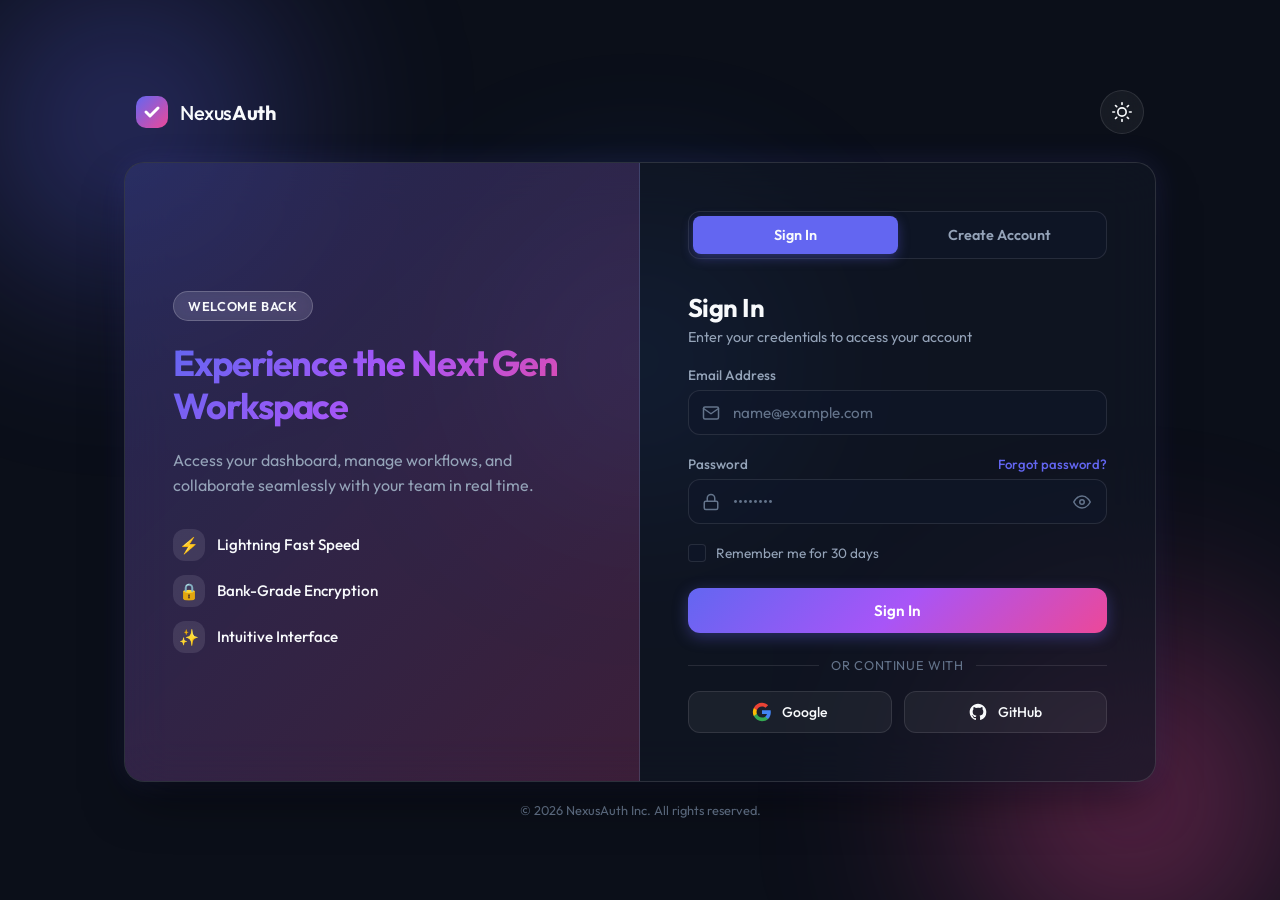
<file: index.html>
<!DOCTYPE html>
<html lang="en" data-theme="dark">
<head>
  <meta charset="UTF-8">
  <meta name="viewport" content="width=device-width, initial-scale=1.0">
  <title>NexusAuth - Modern Login & Sign Up</title>
  <meta name="description" content="A sleek, modern glassmorphic login and registration experience built with HTML, CSS, and JavaScript.">
  <!-- Google Fonts: Outfit -->
  <link rel="preconnect" href="https://fonts.googleapis.com">
  <link rel="preconnect" href="https://fonts.gstatic.com" crossorigin>
  <link href="https://fonts.googleapis.com/css2?family=Outfit:wght@300;400;500;600;700&display=swap" rel="stylesheet">
  <link rel="stylesheet" href="style.css">
</head>
<body>
  <!-- Ambient Background Blobs -->
  <div class="ambient-bg">
    <div class="blob blob-1"></div>
    <div class="blob blob-2"></div>
    <div class="blob blob-3"></div>
  </div>

  <!-- Main Container -->
  <div class="app-container">
    <!-- Top Header Navigation -->
    <header class="top-header">
      <div class="brand-logo">
        <svg width="32" height="32" viewBox="0 0 32 32" fill="none" xmlns="http://www.w3.org/2000/svg">
          <rect width="32" height="32" rx="10" fill="url(#logo-grad)"/>
          <path d="M10 16L14 20L22 12" stroke="white" stroke-width="3" stroke-linecap="round" stroke-linejoin="round"/>
          <defs>
            <linearGradient id="logo-grad" x1="0" y1="0" x2="32" y2="32" gradientUnits="userSpaceOnUse">
              <stop stop-color="#6366F1"/>
              <stop offset="1" stop-color="#EC4899"/>
            </linearGradient>
          </defs>
        </svg>
        <span>Nexus<strong>Auth</strong></span>
      </div>

      <!-- Theme Switcher -->
      <button id="theme-toggle" class="theme-toggle-btn" aria-label="Toggle Theme" title="Toggle Light/Dark Theme">
        <svg class="sun-icon" xmlns="http://www.w3.org/2000/svg" width="20" height="20" viewBox="0 0 24 24" fill="none" stroke="currentColor" stroke-width="2" stroke-linecap="round" stroke-linejoin="round">
          <circle cx="12" cy="12" r="5"></circle>
          <line x1="12" y1="1" x2="12" y2="3"></line>
          <line x1="12" y1="21" x2="12" y2="23"></line>
          <line x1="4.22" y1="4.22" x2="5.64" y2="5.64"></line>
          <line x1="18.36" y1="18.36" x2="19.78" y2="19.78"></line>
          <line x1="1" y1="12" x2="3" y2="12"></line>
          <line x1="21" y1="12" x2="23" y2="12"></line>
          <line x1="4.22" y1="19.78" x2="5.64" y2="18.36"></line>
          <line x1="18.36" y1="5.64" x2="19.78" y2="4.22"></line>
        </svg>
        <svg class="moon-icon" xmlns="http://www.w3.org/2000/svg" width="20" height="20" viewBox="0 0 24 24" fill="none" stroke="currentColor" stroke-width="2" stroke-linecap="round" stroke-linejoin="round">
          <path d="M21 12.79A9 9 0 1 1 11.21 3 7 7 0 0 0 21 12.79z"></path>
        </svg>
      </button>
    </header>

    <!-- Glassmorphic Auth Card -->
    <main class="auth-card">
      <!-- Left Panel: Graphic & Hero Text -->
      <div class="auth-hero">
        <div class="hero-content">
          <span class="hero-badge">Welcome Back</span>
          <h1 class="hero-title">Experience the Next Gen Workspace</h1>
          <p class="hero-desc">Access your dashboard, manage workflows, and collaborate seamlessly with your team in real time.</p>
          
          <div class="hero-features">
            <div class="feature-item">
              <span class="feature-icon">⚡</span>
              <span>Lightning Fast Speed</span>
            </div>
            <div class="feature-item">
              <span class="feature-icon">🔒</span>
              <span>Bank-Grade Encryption</span>
            </div>
            <div class="feature-item">
              <span class="feature-icon">✨</span>
              <span>Intuitive Interface</span>
            </div>
          </div>
        </div>
        <div class="hero-glow"></div>
      </div>

      <!-- Right Panel: Form Section -->
      <div class="auth-form-container">
        <!-- Auth Tabs Switcher -->
        <div class="auth-tabs" role="tablist">
          <button id="tab-login" class="tab-btn active" role="tab" aria-selected="true" data-tab="login">Sign In</button>
          <button id="tab-signup" class="tab-btn" role="tab" aria-selected="false" data-tab="signup">Create Account</button>
          <div class="tab-indicator"></div>
        </div>

        <!-- LOGIN FORM -->
        <form id="login-form" class="auth-form active-form" novalidate>
          <div class="form-header">
            <h2>Sign In</h2>
            <p>Enter your credentials to access your account</p>
          </div>

          <div class="input-group">
            <label for="login-email">Email Address</label>
            <div class="input-wrapper">
              <span class="input-icon">
                <svg xmlns="http://www.w3.org/2000/svg" width="18" height="18" viewBox="0 0 24 24" fill="none" stroke="currentColor" stroke-width="2" stroke-linecap="round" stroke-linejoin="round">
                  <path d="M4 4h16c1.1 0 2 .9 2 2v12c0 1.1-.9 2-2 2H4c-1.1 0-2-.9-2-2V6c0-1.1.9-2 2-2z"></path>
                  <polyline points="22,6 12,13 2,6"></polyline>
                </svg>
              </span>
              <input type="email" id="login-email" placeholder="name@example.com" required autocomplete="email">
            </div>
            <span class="error-msg" id="login-email-error">Please enter a valid email address.</span>
          </div>

          <div class="input-group">
            <div class="label-row">
              <label for="login-password">Password</label>
              <a href="#" class="forgot-link" id="forgot-password-link">Forgot password?</a>
            </div>
            <div class="input-wrapper">
              <span class="input-icon">
                <svg xmlns="http://www.w3.org/2000/svg" width="18" height="18" viewBox="0 0 24 24" fill="none" stroke="currentColor" stroke-width="2" stroke-linecap="round" stroke-linejoin="round">
                  <rect x="3" y="11" width="18" height="11" rx="2" ry="2"></rect>
                  <path d="M7 11V7a5 5 0 0 1 10 0v4"></path>
                </svg>
              </span>
              <input type="password" id="login-password" placeholder="••••••••" required autocomplete="current-password">
              <button type="button" class="toggle-password" aria-label="Toggle Password Visibility">
                <svg class="eye-open" xmlns="http://www.w3.org/2000/svg" width="18" height="18" viewBox="0 0 24 24" fill="none" stroke="currentColor" stroke-width="2" stroke-linecap="round" stroke-linejoin="round">
                  <path d="M1 12s4-8 11-8 11 8 11 8-4 8-11 8-11-8-11-8z"></path>
                  <circle cx="12" cy="12" r="3"></circle>
                </svg>
                <svg class="eye-closed hidden" xmlns="http://www.w3.org/2000/svg" width="18" height="18" viewBox="0 0 24 24" fill="none" stroke="currentColor" stroke-width="2" stroke-linecap="round" stroke-linejoin="round">
                  <path d="M17.94 17.94A10.07 10.07 0 0 1 12 20c-7 0-11-8-11-8a18.45 18.45 0 0 1 5.06-5.94M9.9 4.24A9.12 9.12 0 0 1 12 4c7 0 11 8 11 8a18.5 18.5 0 0 1-2.16 3.19m-6.72-1.07a3 3 0 1 1-4.24-4.24"></path>
                  <line x1="1" y1="1" x2="23" y2="23"></line>
                </svg>
              </button>
            </div>
            <span class="error-msg" id="login-password-error">Password is required.</span>
          </div>

          <div class="form-options">
            <label class="remember-me">
              <input type="checkbox" id="remember-check">
              <span class="custom-checkbox"></span>
              <span>Remember me for 30 days</span>
            </label>
          </div>

          <button type="submit" class="submit-btn" id="login-submit-btn">
            <span class="btn-text">Sign In</span>
            <span class="btn-spinner hidden"></span>
          </button>
        </form>

        <!-- SIGN UP FORM -->
        <form id="signup-form" class="auth-form hidden-form" novalidate>
          <div class="form-header">
            <h2>Create Account</h2>
            <p>Join thousands of professionals scaling their work</p>
          </div>

          <div class="input-group">
            <label for="signup-name">Full Name</label>
            <div class="input-wrapper">
              <span class="input-icon">
                <svg xmlns="http://www.w3.org/2000/svg" width="18" height="18" viewBox="0 0 24 24" fill="none" stroke="currentColor" stroke-width="2" stroke-linecap="round" stroke-linejoin="round">
                  <path d="M20 21v-2a4 4 0 0 0-4-4H8a4 4 0 0 0-4 4v2"></path>
                  <circle cx="12" cy="7" r="4"></circle>
                </svg>
              </span>
              <input type="text" id="signup-name" placeholder="John Doe" required autocomplete="name">
            </div>
            <span class="error-msg" id="signup-name-error">Please enter your full name.</span>
          </div>

          <div class="input-group">
            <label for="signup-email">Email Address</label>
            <div class="input-wrapper">
              <span class="input-icon">
                <svg xmlns="http://www.w3.org/2000/svg" width="18" height="18" viewBox="0 0 24 24" fill="none" stroke="currentColor" stroke-width="2" stroke-linecap="round" stroke-linejoin="round">
                  <path d="M4 4h16c1.1 0 2 .9 2 2v12c0 1.1-.9 2-2 2H4c-1.1 0-2-.9-2-2V6c0-1.1.9-2 2-2z"></path>
                  <polyline points="22,6 12,13 2,6"></polyline>
                </svg>
              </span>
              <input type="email" id="signup-email" placeholder="name@example.com" required autocomplete="email">
            </div>
            <span class="error-msg" id="signup-email-error">Please enter a valid email address.</span>
          </div>

          <div class="input-group">
            <label for="signup-password">Password</label>
            <div class="input-wrapper">
              <span class="input-icon">
                <svg xmlns="http://www.w3.org/2000/svg" width="18" height="18" viewBox="0 0 24 24" fill="none" stroke="currentColor" stroke-width="2" stroke-linecap="round" stroke-linejoin="round">
                  <rect x="3" y="11" width="18" height="11" rx="2" ry="2"></rect>
                  <path d="M7 11V7a5 5 0 0 1 10 0v4"></path>
                </svg>
              </span>
              <input type="password" id="signup-password" placeholder="At least 8 characters" required autocomplete="new-password">
              <button type="button" class="toggle-password" aria-label="Toggle Password Visibility">
                <svg class="eye-open" xmlns="http://www.w3.org/2000/svg" width="18" height="18" viewBox="0 0 24 24" fill="none" stroke="currentColor" stroke-width="2" stroke-linecap="round" stroke-linejoin="round">
                  <path d="M1 12s4-8 11-8 11 8 11 8-4 8-11 8-11-8-11-8z"></path>
                  <circle cx="12" cy="12" r="3"></circle>
                </svg>
                <svg class="eye-closed hidden" xmlns="http://www.w3.org/2000/svg" width="18" height="18" viewBox="0 0 24 24" fill="none" stroke="currentColor" stroke-width="2" stroke-linecap="round" stroke-linejoin="round">
                  <path d="M17.94 17.94A10.07 10.07 0 0 1 12 20c-7 0-11-8-11-8a18.45 18.45 0 0 1 5.06-5.94M9.9 4.24A9.12 9.12 0 0 1 12 4c7 0 11 8 11 8a18.5 18.5 0 0 1-2.16 3.19m-6.72-1.07a3 3 0 1 1-4.24-4.24"></path>
                  <line x1="1" y1="1" x2="23" y2="23"></line>
                </svg>
              </button>
            </div>
            <!-- Password Strength Bar -->
            <div class="password-strength" id="password-strength">
              <div class="strength-bar"><div class="strength-fill" id="strength-fill"></div></div>
              <span class="strength-text" id="strength-text">Password strength</span>
            </div>
            <span class="error-msg" id="signup-password-error">Password must be at least 8 characters.</span>
          </div>

          <div class="form-options">
            <label class="remember-me">
              <input type="checkbox" id="terms-check" required>
              <span class="custom-checkbox"></span>
              <span>I agree to the <a href="#" class="terms-link">Terms of Service</a> & <a href="#" class="terms-link">Privacy Policy</a></span>
            </label>
          </div>

          <button type="submit" class="submit-btn" id="signup-submit-btn">
            <span class="btn-text">Create Account</span>
            <span class="btn-spinner hidden"></span>
          </button>
        </form>

        <!-- Divider -->
        <div class="social-divider">
          <span>Or continue with</span>
        </div>

        <!-- Social Buttons -->
        <div class="social-buttons">
          <button type="button" class="social-btn" id="social-google" aria-label="Sign in with Google">
            <svg width="20" height="20" viewBox="0 0 24 24">
              <path fill="#4285F4" d="M22.56 12.25c0-.78-.07-1.53-.2-2.25H12v4.26h5.92c-.26 1.37-1.04 2.53-2.21 3.31v2.77h3.57c2.08-1.92 3.28-4.74 3.28-8.09z"/>
              <path fill="#34A853" d="M12 23c2.97 0 5.46-.98 7.28-2.66l-3.57-2.77c-.98.66-2.23 1.06-3.71 1.06-2.86 0-5.29-1.93-6.16-4.53H2.18v2.84C3.99 20.53 7.7 23 12 23z"/>
              <path fill="#FBBC05" d="M5.84 14.09c-.22-.66-.35-1.36-.35-2.09s.13-1.43.35-2.09V7.06H2.18C1.43 8.55 1 10.22 1 12s.43 3.45 1.18 4.94l2.85-2.22.81-.63z"/>
              <path fill="#EA4335" d="M12 5.38c1.62 0 3.06.56 4.21 1.64l3.15-3.15C17.45 2.09 14.97 1 12 1 7.7 1 3.99 3.47 2.18 7.06l3.66 2.84c.87-2.6 3.3-4.52 6.16-4.52z"/>
            </svg>
            <span>Google</span>
          </button>
          
          <button type="button" class="social-btn" id="social-github" aria-label="Sign in with GitHub">
            <svg width="20" height="20" viewBox="0 0 24 24" fill="currentColor">
              <path fill-rule="evenodd" clip-rule="evenodd" d="M12 2C6.477 2 2 6.484 2 12.017c0 4.425 2.865 8.18 6.839 9.504.5.092.682-.217.682-.483 0-.237-.008-.868-.013-1.703-2.782.605-3.369-1.343-3.369-1.343-.454-1.158-1.11-1.466-1.11-1.466-.908-.62.069-.608.069-.608 1.003.07 1.53 1.032 1.53 1.032.892 1.53 2.341 1.088 2.91.832.092-.647.35-1.088.636-1.338-2.22-.253-4.555-1.113-4.555-4.951 0-1.093.39-1.988 1.029-2.688-.103-.253-.446-1.272.098-2.65 0 0 .84-.27 2.75 1.026A9.564 9.564 0 0112 6.844c.85.004 1.705.115 2.504.337 1.909-1.296 2.747-1.027 2.747-1.027.546 1.379.202 2.398.1 2.651.64.7 1.028 1.595 1.028 2.688 0 3.848-2.339 4.695-4.566 4.943.359.309.678.92.678 1.855 0 1.338-.012 2.419-.012 2.747 0 .268.18.58.688.482A10.019 10.019 0 0022 12.017C22 6.484 17.522 2 12 2z"/>
            </svg>
            <span>GitHub</span>
          </button>
        </div>

      </div>
    </main>

    <footer class="app-footer">
      <p>&copy; 2026 NexusAuth Inc. All rights reserved.</p>
    </footer>
  </div>

  <!-- Toast Container -->
  <div id="toast-container" class="toast-container"></div>

  <script src="script.js"></script>
</body>
</html>
</file>
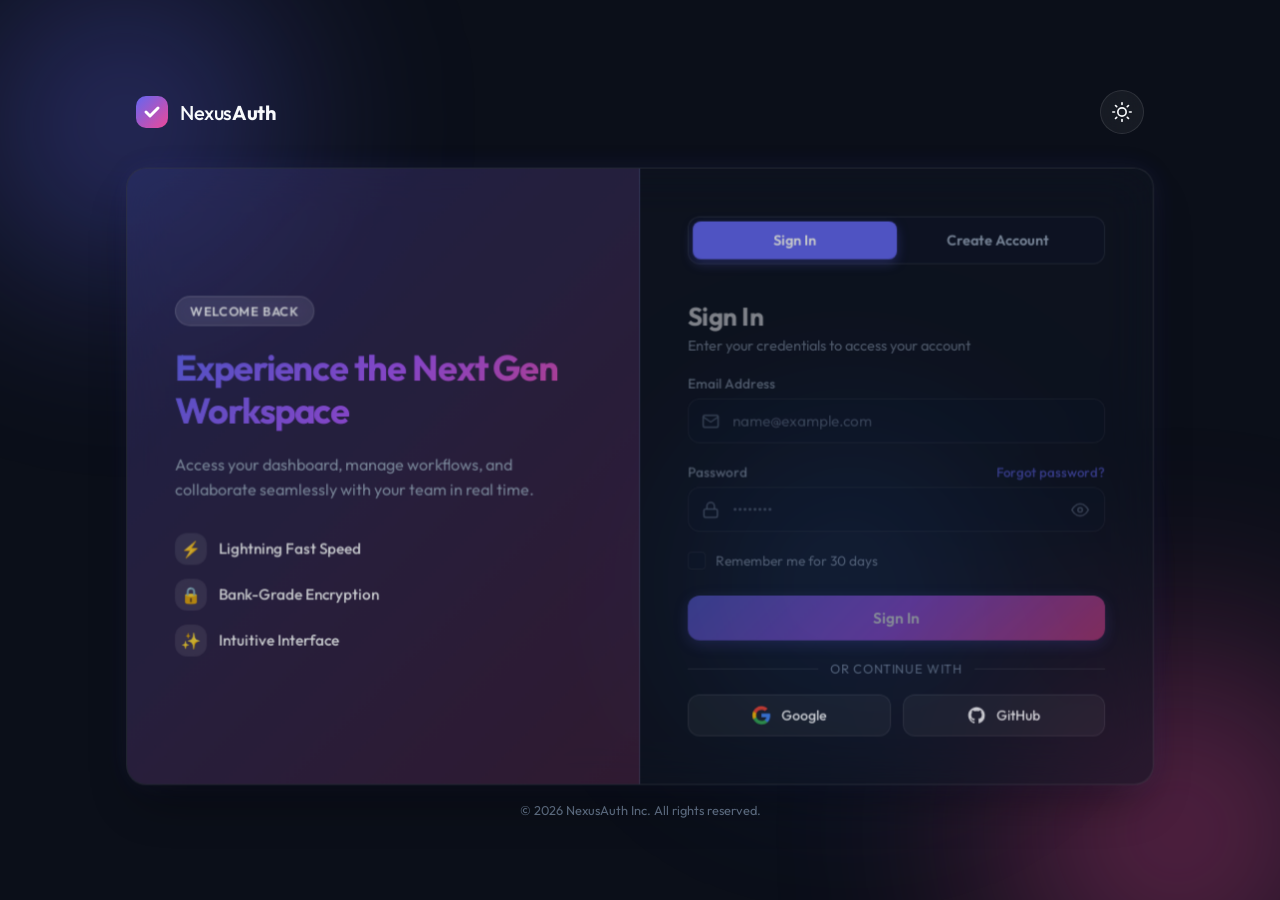
<file: hii.html>
<!DOCTYPE html>
<html lang="en">
<head>
  <meta charset="UTF-8">
  <meta http-equiv="refresh" content="0; url=index.html">
  <title>Redirecting to Login...</title>
</head>
<body>
  <p>Redirecting to <a href="index.html">Login Page</a>...</p>
</body>
</html>
</file>
<file: style.css>
/* ==========================================================================
   NexusAuth - Modern Glassmorphic Login & Sign-Up Stylesheet
   ========================================================================== */

/* --------------------------------------------------------------------------
   1. CSS Custom Properties / Color Tokens
   -------------------------------------------------------------------------- */
:root {
  /* Colors - Dark Theme (Default) */
  --bg-primary: #0b0f19;
  --bg-secondary: rgba(255, 255, 255, 0.04);
  --card-bg: rgba(18, 24, 38, 0.65);
  --card-border: rgba(255, 255, 255, 0.12);
  --glass-shadow: 0 25px 50px -12px rgba(0, 0, 0, 0.5), 0 0 30px rgba(99, 102, 241, 0.15);
  
  --text-primary: #f8fafc;
  --text-secondary: #94a3b8;
  --text-muted: #64748b;
  
  --primary-accent: #6366f1;
  --primary-hover: #4f46e5;
  --primary-gradient: linear-gradient(135deg, #6366f1 0%, #a855f7 50%, #ec4899 100%);
  --secondary-gradient: linear-gradient(135deg, #3b82f6 0%, #2dd4bf 100%);
  
  --input-bg: rgba(15, 23, 42, 0.6);
  --input-border: rgba(255, 255, 255, 0.1);
  --input-border-focus: #6366f1;
  --input-focus-glow: 0 0 0 4px rgba(99, 102, 241, 0.25);
  
  --social-bg: rgba(255, 255, 255, 0.05);
  --social-border: rgba(255, 255, 255, 0.1);
  --social-hover: rgba(255, 255, 255, 0.12);

  --error-color: #ef4444;
  --success-color: #10b981;
  --warning-color: #f59e0b;

  --radius-sm: 8px;
  --radius-md: 12px;
  --radius-lg: 20px;
  --radius-full: 9999px;

  --transition-fast: 0.2s cubic-bezier(0.4, 0, 0.2, 1);
  --transition-normal: 0.3s cubic-bezier(0.4, 0, 0.2, 1);
}

/* Light Mode Overrides */
[data-theme="light"] {
  --bg-primary: #f1f5f9;
  --bg-secondary: rgba(255, 255, 255, 0.6);
  --card-bg: rgba(255, 255, 255, 0.85);
  --card-border: rgba(255, 255, 255, 0.8);
  --glass-shadow: 0 20px 40px -15px rgba(99, 102, 241, 0.15), 0 0 20px rgba(0, 0, 0, 0.05);
  
  --text-primary: #0f172a;
  --text-secondary: #475569;
  --text-muted: #94a3b8;
  
  --input-bg: rgba(248, 250, 252, 0.9);
  --input-border: rgba(203, 213, 225, 0.8);
  
  --social-bg: #ffffff;
  --social-border: #e2e8f0;
  --social-hover: #f8fafc;
}

/* --------------------------------------------------------------------------
   2. Global Reset & Typography
   -------------------------------------------------------------------------- */
*, *::before, *::after {
  box-sizing: border-box;
  margin: 0;
  padding: 0;
}

body {
  font-family: 'Outfit', -apple-system, BlinkMacSystemFont, "Segoe UI", Roboto, sans-serif;
  background-color: var(--bg-primary);
  color: var(--text-primary);
  min-height: 100vh;
  display: flex;
  justify-content: center;
  align-items: center;
  overflow-x: hidden;
  position: relative;
  transition: background-color var(--transition-normal), color var(--transition-normal);
}

/* --------------------------------------------------------------------------
   3. Animated Ambient Background Blobs
   -------------------------------------------------------------------------- */
.ambient-bg {
  position: fixed;
  inset: 0;
  z-index: 0;
  pointer-events: none;
  overflow: hidden;
}

.blob {
  position: absolute;
  border-radius: 50%;
  filter: blur(90px);
  opacity: 0.5;
  animation: floatBlob 18s ease-in-out infinite alternate;
}

.blob-1 {
  width: 450px;
  height: 450px;
  background: radial-gradient(circle, #6366f1 0%, rgba(99, 102, 241, 0) 70%);
  top: -100px;
  left: -100px;
}

.blob-2 {
  width: 500px;
  height: 500px;
  background: radial-gradient(circle, #ec4899 0%, rgba(236, 72, 153, 0) 70%);
  bottom: -150px;
  right: -100px;
  animation-delay: -6s;
}

.blob-3 {
  width: 350px;
  height: 350px;
  background: radial-gradient(circle, #3b82f6 0%, rgba(59, 130, 246, 0) 70%);
  top: 40%;
  left: 50%;
  transform: translate(-50%, -50%);
  animation-delay: -12s;
}

@keyframes floatBlob {
  0% {
    transform: translate(0, 0) scale(1);
  }
  50% {
    transform: translate(60px, 40px) scale(1.1);
  }
  100% {
    transform: translate(-40px, 80px) scale(0.95);
  }
}

/* --------------------------------------------------------------------------
   4. App Layout Container
   -------------------------------------------------------------------------- */
.app-container {
  width: 100%;
  max-width: 1080px;
  padding: 24px;
  position: relative;
  z-index: 1;
  display: flex;
  flex-direction: column;
  gap: 20px;
}

/* Header */
.top-header {
  display: flex;
  justify-content: space-between;
  align-items: center;
  padding: 8px 12px;
}

.brand-logo {
  display: flex;
  align-items: center;
  gap: 12px;
  font-size: 1.25rem;
  font-weight: 500;
  color: var(--text-primary);
  letter-spacing: -0.02em;
}

.brand-logo stroke {
  color: #fff;
}

.theme-toggle-btn {
  background: var(--social-bg);
  border: 1px solid var(--social-border);
  color: var(--text-primary);
  width: 44px;
  height: 44px;
  border-radius: var(--radius-full);
  display: flex;
  align-items: center;
  justify-content: center;
  cursor: pointer;
  backdrop-filter: blur(10px);
  transition: all var(--transition-fast);
}

.theme-toggle-btn:hover {
  background: var(--social-hover);
  transform: scale(1.05);
}

[data-theme="dark"] .sun-icon {
  display: block;
}
[data-theme="dark"] .moon-icon {
  display: none;
}

[data-theme="light"] .sun-icon {
  display: none;
}
[data-theme="light"] .moon-icon {
  display: block;
}

/* --------------------------------------------------------------------------
   5. Glassmorphic Auth Card
   -------------------------------------------------------------------------- */
.auth-card {
  display: grid;
  grid-template-columns: 1fr 1fr;
  background: var(--card-bg);
  border: 1px solid var(--card-border);
  border-radius: var(--radius-lg);
  backdrop-filter: blur(24px);
  -webkit-backdrop-filter: blur(24px);
  box-shadow: var(--glass-shadow);
  overflow: hidden;
  min-height: 620px;
  animation: cardFadeIn 0.6s cubic-bezier(0.16, 1, 0.3, 1);
}

@keyframes cardFadeIn {
  from {
    opacity: 0;
    transform: translateY(20px) scale(0.98);
  }
  to {
    opacity: 1;
    transform: translateY(0) scale(1);
  }
}

/* Hero Panel (Left) */
.auth-hero {
  background: linear-gradient(135deg, rgba(99, 102, 241, 0.25) 0%, rgba(236, 72, 153, 0.2) 100%);
  padding: 48px;
  display: flex;
  flex-direction: column;
  justify-content: center;
  position: relative;
  overflow: hidden;
  border-right: 1px solid var(--card-border);
}

.hero-content {
  position: relative;
  z-index: 2;
  display: flex;
  flex-direction: column;
  gap: 20px;
}

.hero-badge {
  align-self: flex-start;
  padding: 6px 14px;
  border-radius: var(--radius-full);
  background: rgba(255, 255, 255, 0.12);
  border: 1px solid rgba(255, 255, 255, 0.2);
  font-size: 0.8rem;
  font-weight: 600;
  letter-spacing: 0.05em;
  text-transform: uppercase;
  color: var(--text-primary);
  backdrop-filter: blur(8px);
}

.hero-title {
  font-size: 2.25rem;
  font-weight: 700;
  line-height: 1.2;
  letter-spacing: -0.03em;
  background: var(--primary-gradient);
  -webkit-background-clip: text;
  -webkit-text-fill-color: transparent;
}

.hero-desc {
  font-size: 1rem;
  color: var(--text-secondary);
  line-height: 1.6;
}

.hero-features {
  display: flex;
  flex-direction: column;
  gap: 14px;
  margin-top: 10px;
}

.feature-item {
  display: flex;
  align-items: center;
  gap: 12px;
  font-size: 0.95rem;
  color: var(--text-primary);
  font-weight: 500;
}

.feature-icon {
  width: 32px;
  height: 32px;
  border-radius: var(--radius-md);
  background: rgba(255, 255, 255, 0.1);
  display: flex;
  align-items: center;
  justify-content: center;
  font-size: 1rem;
}

/* Form Container (Right) */
.auth-form-container {
  padding: 44px 48px;
  display: flex;
  flex-direction: column;
  justify-content: center;
  position: relative;
}

/* --------------------------------------------------------------------------
   6. Tabs Switcher
   -------------------------------------------------------------------------- */
.auth-tabs {
  display: flex;
  background: var(--input-bg);
  border: 1px solid var(--input-border);
  padding: 4px;
  border-radius: var(--radius-md);
  position: relative;
  margin-bottom: 32px;
}

.tab-btn {
  flex: 1;
  padding: 10px 16px;
  border: none;
  background: transparent;
  color: var(--text-secondary);
  font-family: inherit;
  font-weight: 600;
  font-size: 0.9rem;
  cursor: pointer;
  z-index: 2;
  transition: color var(--transition-fast);
}

.tab-btn.active {
  color: var(--text-primary);
}

.tab-indicator {
  position: absolute;
  top: 4px;
  bottom: 4px;
  left: 4px;
  width: calc(50% - 4px);
  background: var(--primary-accent);
  border-radius: var(--radius-sm);
  box-shadow: 0 4px 12px rgba(99, 102, 241, 0.35);
  transition: transform var(--transition-normal);
  z-index: 1;
}

.auth-tabs[data-active="signup"] .tab-indicator {
  transform: translateX(100%);
}

/* --------------------------------------------------------------------------
   7. Auth Forms & Inputs
   -------------------------------------------------------------------------- */
.auth-form {
  display: flex;
  flex-direction: column;
  gap: 20px;
  transition: opacity var(--transition-fast), transform var(--transition-fast);
}

.auth-form.hidden-form {
  display: none;
  opacity: 0;
  transform: translateX(15px);
}

.auth-form.active-form {
  display: flex;
  opacity: 1;
  transform: translateX(0);
  animation: formSlide 0.3s ease-out forwards;
}

@keyframes formSlide {
  from {
    opacity: 0;
    transform: translateY(10px);
  }
  to {
    opacity: 1;
    transform: translateY(0);
  }
}

.form-header h2 {
  font-size: 1.6rem;
  font-weight: 700;
  letter-spacing: -0.02em;
}

.form-header p {
  font-size: 0.9rem;
  color: var(--text-secondary);
  margin-top: 4px;
}

/* Input Groups */
.input-group {
  display: flex;
  flex-direction: column;
  gap: 6px;
}

.label-row {
  display: flex;
  justify-content: space-between;
  align-items: center;
}

.input-group label {
  font-size: 0.85rem;
  font-weight: 500;
  color: var(--text-secondary);
}

.forgot-link {
  font-size: 0.825rem;
  color: var(--primary-accent);
  text-decoration: none;
  font-weight: 500;
  transition: color var(--transition-fast);
}

.forgot-link:hover {
  text-decoration: underline;
}

.input-wrapper {
  position: relative;
  display: flex;
  align-items: center;
}

.input-icon {
  position: absolute;
  left: 14px;
  color: var(--text-muted);
  display: flex;
  align-items: center;
  pointer-events: none;
  transition: color var(--transition-fast);
}

.input-wrapper input {
  width: 100%;
  padding: 12px 16px 12px 44px;
  background: var(--input-bg);
  border: 1px solid var(--input-border);
  border-radius: var(--radius-md);
  color: var(--text-primary);
  font-family: inherit;
  font-size: 0.95rem;
  outline: none;
  transition: border-color var(--transition-fast), box-shadow var(--transition-fast), background-color var(--transition-fast);
}

.input-wrapper input::placeholder {
  color: var(--text-muted);
}

.input-wrapper input:focus {
  border-color: var(--input-border-focus);
  box-shadow: var(--input-focus-glow);
  background: rgba(15, 23, 42, 0.85);
}

[data-theme="light"] .input-wrapper input:focus {
  background: #ffffff;
}

.input-wrapper input:focus + .input-icon,
.input-wrapper input:focus ~ .input-icon {
  color: var(--primary-accent);
}

.toggle-password {
  position: absolute;
  right: 12px;
  background: none;
  border: none;
  color: var(--text-muted);
  cursor: pointer;
  display: flex;
  align-items: center;
  padding: 4px;
  transition: color var(--transition-fast);
}

.toggle-password:hover {
  color: var(--text-primary);
}

.hidden {
  display: none !important;
}

.error-msg {
  font-size: 0.775rem;
  color: var(--error-color);
  display: none;
  margin-top: 2px;
}

.input-group.has-error input {
  border-color: var(--error-color);
  box-shadow: 0 0 0 3px rgba(239, 68, 68, 0.2);
}

.input-group.has-error .error-msg {
  display: block;
}

/* Password Strength Indicator */
.password-strength {
  display: flex;
  flex-direction: column;
  gap: 4px;
  margin-top: 4px;
}

.strength-bar {
  height: 4px;
  width: 100%;
  background: rgba(255, 255, 255, 0.1);
  border-radius: var(--radius-full);
  overflow: hidden;
}

.strength-fill {
  height: 100%;
  width: 0%;
  background: var(--error-color);
  transition: width 0.3s ease, background-color 0.3s ease;
}

.strength-text {
  font-size: 0.75rem;
  color: var(--text-muted);
}

/* Form Options & Checkbox */
.form-options {
  display: flex;
  align-items: center;
}

.remember-me {
  display: flex;
  align-items: center;
  gap: 10px;
  font-size: 0.85rem;
  color: var(--text-secondary);
  cursor: pointer;
  user-select: none;
}

.remember-me input {
  display: none;
}

.custom-checkbox {
  width: 18px;
  height: 18px;
  border-radius: 4px;
  border: 1px solid var(--input-border);
  background: var(--input-bg);
  display: flex;
  align-items: center;
  justify-content: center;
  transition: all var(--transition-fast);
}

.remember-me input:checked + .custom-checkbox {
  background: var(--primary-accent);
  border-color: var(--primary-accent);
}

.remember-me input:checked + .custom-checkbox::after {
  content: '✓';
  color: #fff;
  font-size: 0.75rem;
  font-weight: 700;
}

.terms-link {
  color: var(--primary-accent);
  text-decoration: none;
}

.terms-link:hover {
  text-decoration: underline;
}

/* --------------------------------------------------------------------------
   8. Submit & Social Buttons
   -------------------------------------------------------------------------- */
.submit-btn {
  width: 100%;
  padding: 13px;
  border: none;
  border-radius: var(--radius-md);
  background: var(--primary-gradient);
  color: #ffffff;
  font-family: inherit;
  font-size: 0.95rem;
  font-weight: 600;
  cursor: pointer;
  box-shadow: 0 4px 15px rgba(99, 102, 241, 0.35);
  transition: transform var(--transition-fast), box-shadow var(--transition-fast), opacity var(--transition-fast);
  display: flex;
  align-items: center;
  justify-content: center;
  gap: 8px;
  margin-top: 6px;
}

.submit-btn:hover {
  transform: translateY(-1px);
  box-shadow: 0 8px 25px rgba(99, 102, 241, 0.5);
}

.submit-btn:active {
  transform: translateY(1px);
}

.btn-spinner {
  width: 18px;
  height: 18px;
  border: 2px solid rgba(255, 255, 255, 0.3);
  border-top-color: #fff;
  border-radius: 50%;
  animation: spin 0.8s linear infinite;
}

@keyframes spin {
  to { transform: rotate(360deg); }
}

/* Divider */
.social-divider {
  display: flex;
  align-items: center;
  margin: 24px 0 18px 0;
  color: var(--text-muted);
  font-size: 0.8rem;
  text-transform: uppercase;
  letter-spacing: 0.05em;
}

.social-divider::before,
.social-divider::after {
  content: '';
  flex: 1;
  height: 1px;
  background: var(--input-border);
}

.social-divider span {
  padding: 0 12px;
}

/* Social Buttons */
.social-buttons {
  display: grid;
  grid-template-columns: 1fr 1fr;
  gap: 12px;
}

.social-btn {
  display: flex;
  align-items: center;
  justify-content: center;
  gap: 10px;
  padding: 10px;
  background: var(--social-bg);
  border: 1px solid var(--social-border);
  border-radius: var(--radius-md);
  color: var(--text-primary);
  font-family: inherit;
  font-size: 0.875rem;
  font-weight: 500;
  cursor: pointer;
  transition: all var(--transition-fast);
}

.social-btn:hover {
  background: var(--social-hover);
  border-color: rgba(255, 255, 255, 0.2);
  transform: translateY(-1px);
}

/* Footer */
.app-footer {
  text-align: center;
  font-size: 0.8rem;
  color: var(--text-muted);
}

/* --------------------------------------------------------------------------
   9. Toast Notifications
   -------------------------------------------------------------------------- */
.toast-container {
  position: fixed;
  bottom: 24px;
  right: 24px;
  z-index: 100;
  display: flex;
  flex-direction: column;
  gap: 10px;
  pointer-events: none;
}

.toast {
  pointer-events: auto;
  min-width: 280px;
  padding: 14px 20px;
  border-radius: var(--radius-md);
  background: rgba(18, 24, 38, 0.95);
  border: 1px solid var(--card-border);
  backdrop-filter: blur(12px);
  color: var(--text-primary);
  font-size: 0.875rem;
  font-weight: 500;
  box-shadow: 0 10px 30px rgba(0, 0, 0, 0.3);
  display: flex;
  align-items: center;
  gap: 12px;
  animation: toastIn 0.3s cubic-bezier(0.16, 1, 0.3, 1) forwards;
}

.toast.toast-success {
  border-left: 4px solid var(--success-color);
}

.toast.toast-error {
  border-left: 4px solid var(--error-color);
}

@keyframes toastIn {
  from {
    opacity: 0;
    transform: translateX(40px);
  }
  to {
    opacity: 1;
    transform: translateX(0);
  }
}

/* --------------------------------------------------------------------------
   10. Responsive Breakpoints
   -------------------------------------------------------------------------- */
@media (max-width: 868px) {
  .auth-card {
    grid-template-columns: 1fr;
    min-height: auto;
  }
  
  .auth-hero {
    display: none; /* Hide hero on small tablets & mobile */
  }

  .auth-form-container {
    padding: 32px 24px;
  }
}

@media (max-width: 480px) {
  .app-container {
    padding: 12px;
  }

  .social-buttons {
    grid-template-columns: 1fr;
  }
}
</file>
